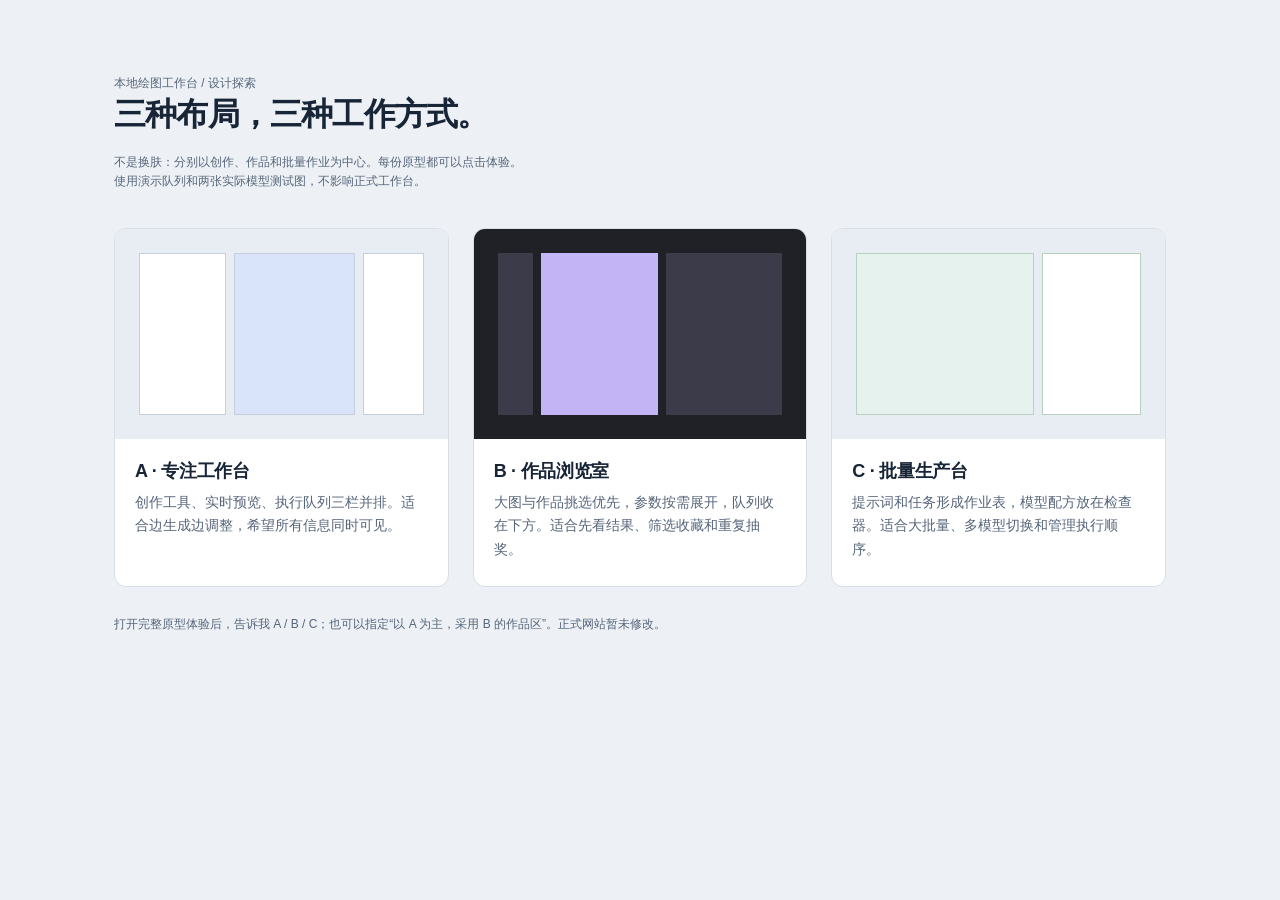
<file: static/prototypes/index.html>
<!doctype html><html lang="zh-CN"><head><meta charset="utf-8"><meta name="viewport" content="width=device-width,initial-scale=1"><title>本地绘图工作台 · 三个设计原型</title><link rel="stylesheet" href="prototype.css"></head><body><main class="chooser"><p class="muted">本地绘图工作台 / 设计探索</p><h1>三种布局，三种工作方式。</h1><p class="muted">不是换肤：分别以创作、作品和批量作业为中心。每份原型都可以点击体验。<br>使用演示队列和两张实际模型测试图，不影响正式工作台。</p><div class="choices"><a class="choice" href="a-workbench.html"><div class="mini mini-a" aria-hidden="true"><span></span><span></span><span></span></div><h2>A · 专注工作台</h2><p>创作工具、实时预览、执行队列三栏并排。适合边生成边调整，希望所有信息同时可见。</p></a><a class="choice" href="b-gallery.html"><div class="mini mini-b" aria-hidden="true"><span></span><span></span><span></span></div><h2>B · 作品浏览室</h2><p>大图与作品挑选优先，参数按需展开，队列收在下方。适合先看结果、筛选收藏和重复抽奖。</p></a><a class="choice" href="c-batch.html"><div class="mini mini-c" aria-hidden="true"><span></span><span></span></div><h2>C · 批量生产台</h2><p>提示词和任务形成作业表，模型配方放在检查器。适合大批量、多模型切换和管理执行顺序。</p></a></div><p class="muted" style="margin-top:28px">打开完整原型体验后，告诉我 A / B / C；也可以指定“以 A 为主，采用 B 的作品区”。正式网站暂未修改。</p></main></body></html>
</file>
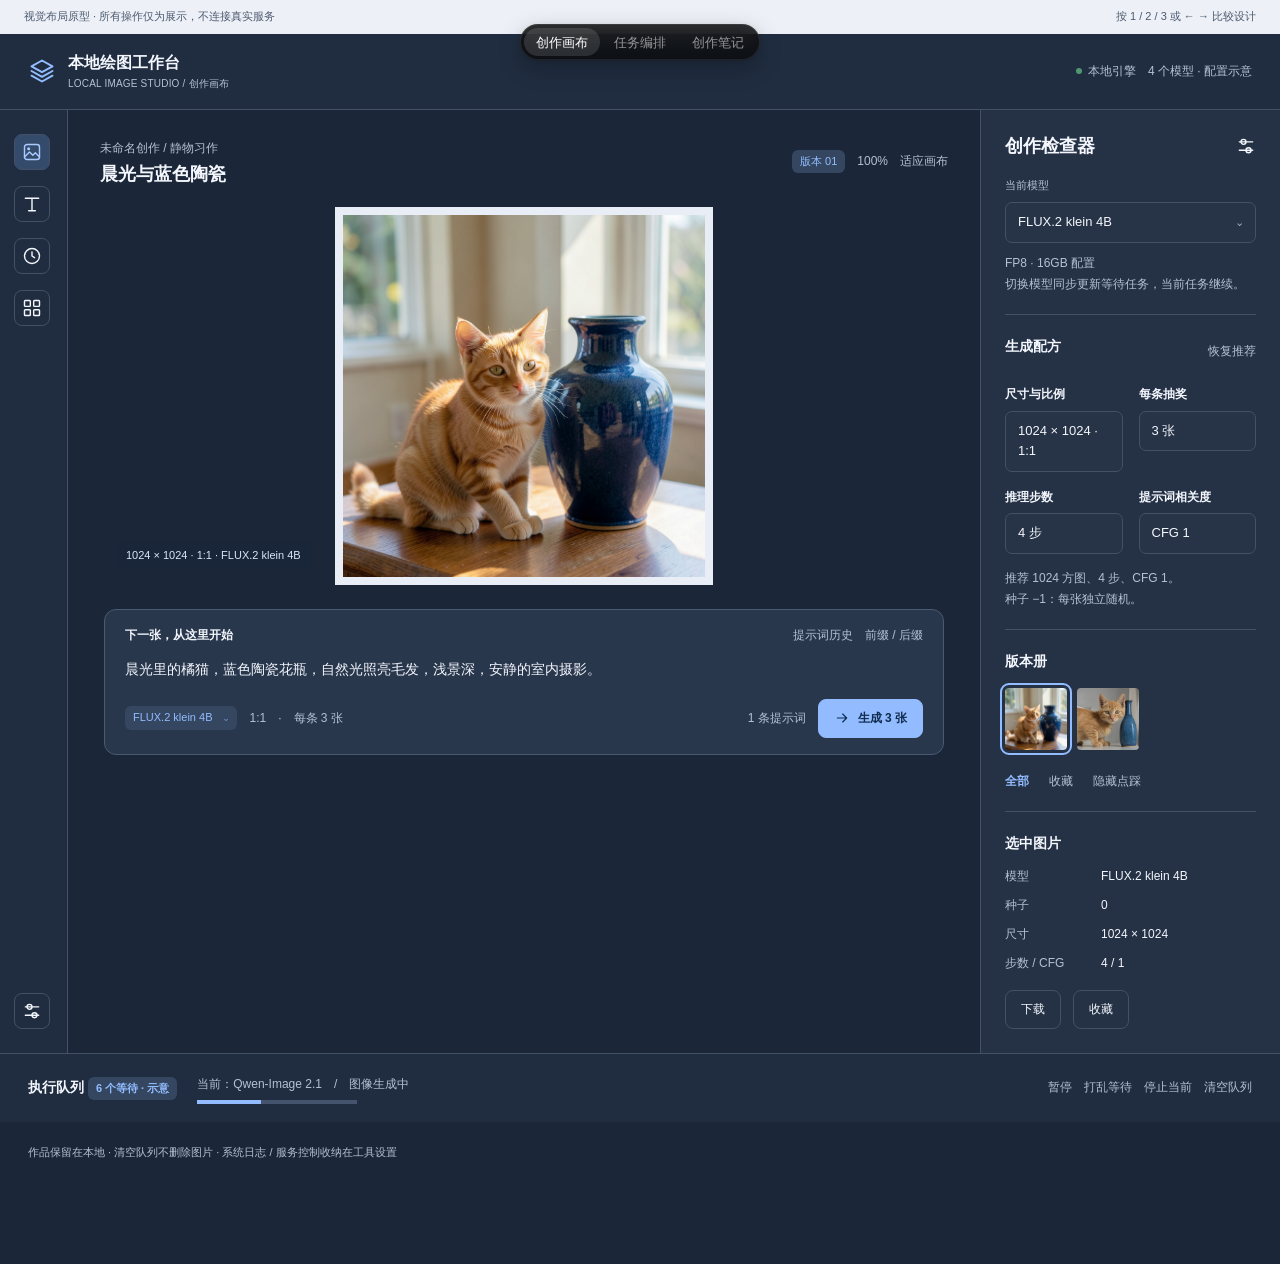
<file: static/prototypes/round2/index.html>
<!doctype html><html lang="zh-CN"><head><meta charset="utf-8"><meta name="viewport" content="width=device-width,initial-scale=1"><link rel="icon" href="data:,"><title>本地绘图工作台 · 重新设计原型</title><link rel="stylesheet" href="surface.css"><link rel="stylesheet" href="picker.css"><script src="canvas.js" defer></script><script src="flow.js" defer></script><script src="notebook.js" defer></script><script src="harness.js" defer></script></head><body><div class="prototype-notice">视觉布局原型 · 所有操作仅为展示，不连接真实服务 <span>按 1 / 2 / 3 或 ← → 比较设计</span></div><div id="stage"></div><nav class="proto-picker" aria-label="Prototype variants" data-position="top"><span class="proto-picker-highlight" aria-hidden="true"></span><button class="proto-picker-item" data-active aria-current="true">创作画布</button><button class="proto-picker-item">任务编排</button><button class="proto-picker-item">创作笔记</button></nav></body></html>
</file>
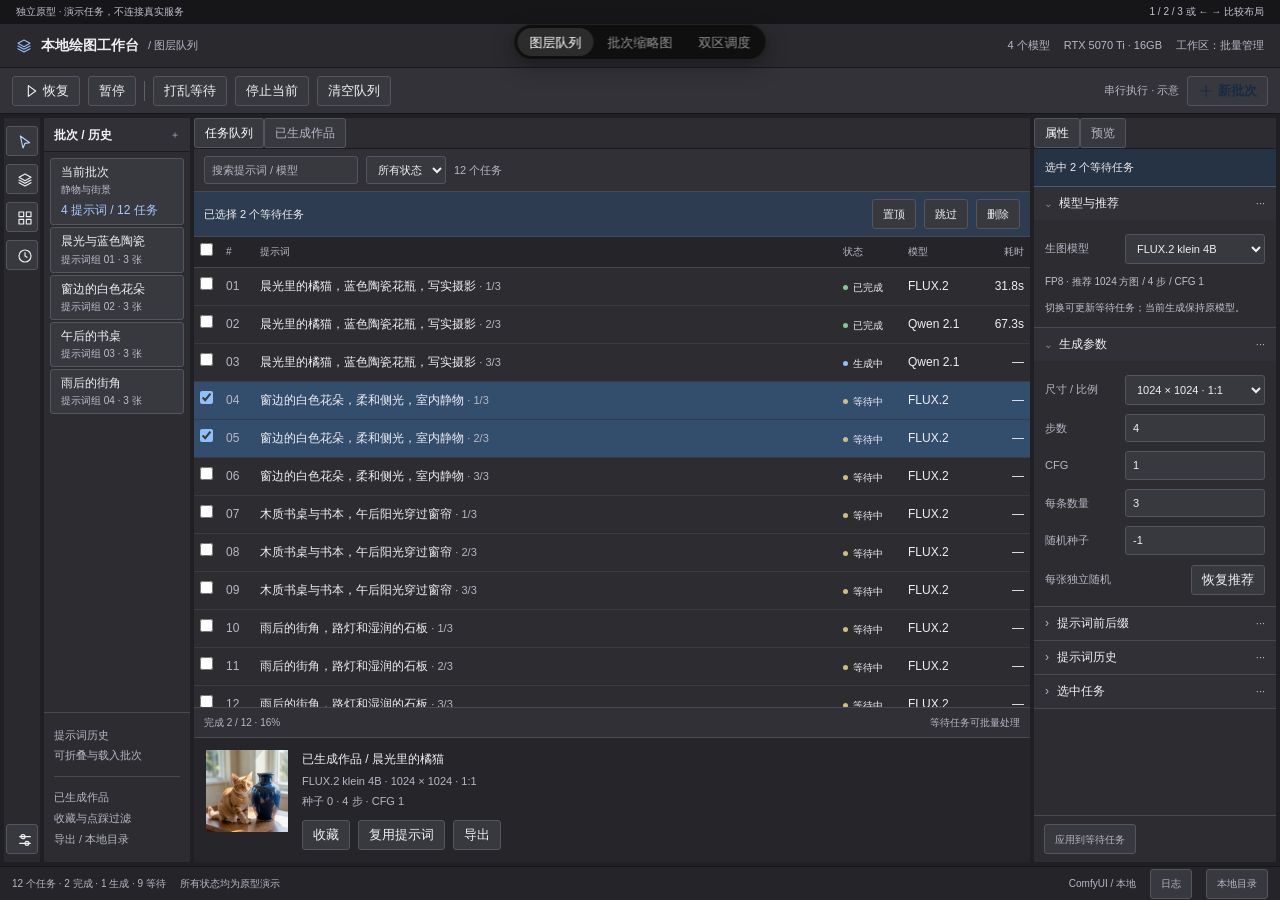
<file: static/prototypes/round3/index.html>
<!doctype html><html lang="zh-CN"><head><meta charset="utf-8"><meta name="viewport" content="width=device-width,initial-scale=1"><link rel="icon" href="data:,"><title>批量任务工作区 · PS 面板原型</title><link rel="stylesheet" href="studio.css"><link rel="stylesheet" href="picker.css"><script src="shared.js" defer></script><script src="layers.js" defer></script><script src="batches.js" defer></script><script src="dispatch.js" defer></script><script src="harness.js" defer></script></head><body><div class="notice">独立原型 · 演示任务，不连接真实服务<span>1 / 2 / 3 或 ← → 比较布局</span></div><div id="stage"></div><nav class="proto-picker" aria-label="Prototype variants" data-position="top"><span class="proto-picker-highlight" aria-hidden="true"></span><button class="proto-picker-item" data-active aria-current="true">图层队列</button><button class="proto-picker-item">批次缩略图</button><button class="proto-picker-item">双区调度</button></nav><div id="feedback" role="status" hidden></div></body></html>
</file>
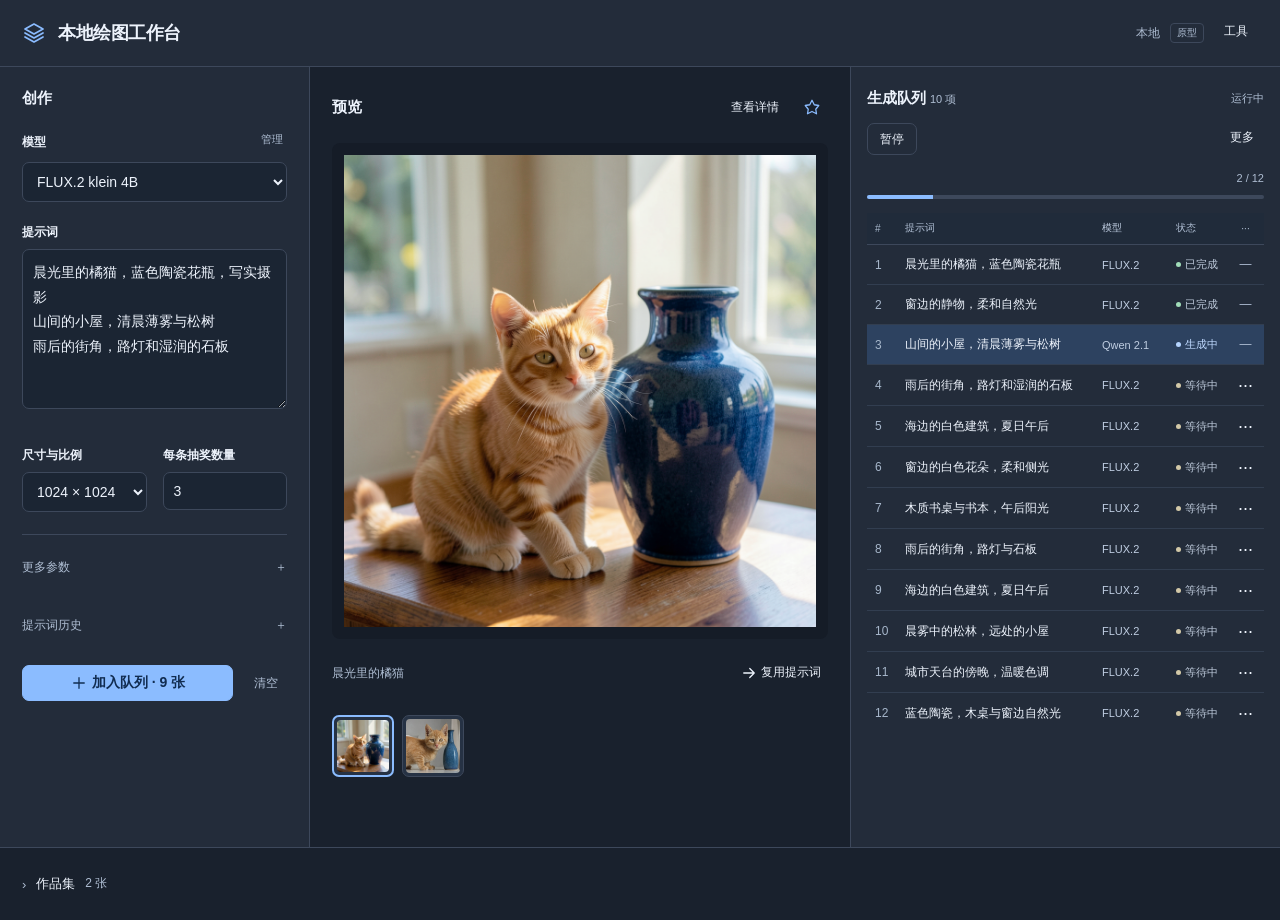
<file: static/prototypes/a-workbench-dark.html>
<!doctype html>
<!-- Dark refinement of the chosen workbench. Preserve composer/preview/queue structure; replace stacked queue cards with compact task rows. Independent demo only, no production APIs. -->
<html lang="zh-CN"><head><meta charset="utf-8"><meta name="viewport" content="width=device-width,initial-scale=1"><link rel="icon" href="data:,"><title>专注工作台 · 暗色行式队列</title><link rel="stylesheet" href="prototype.css"><link rel="stylesheet" href="dark-workbench.css"><link rel="stylesheet" href="clean-workbench.css"><script src="prototype.js" defer></script><script src="dark-workbench.js" defer></script><script src="clean-workbench.js" defer></script></head><body data-view="workbench" class="dark-workbench clean-workbench"><div id="app"></div><noscript>请启用 JavaScript 查看交互原型。</noscript></body></html>
</file>
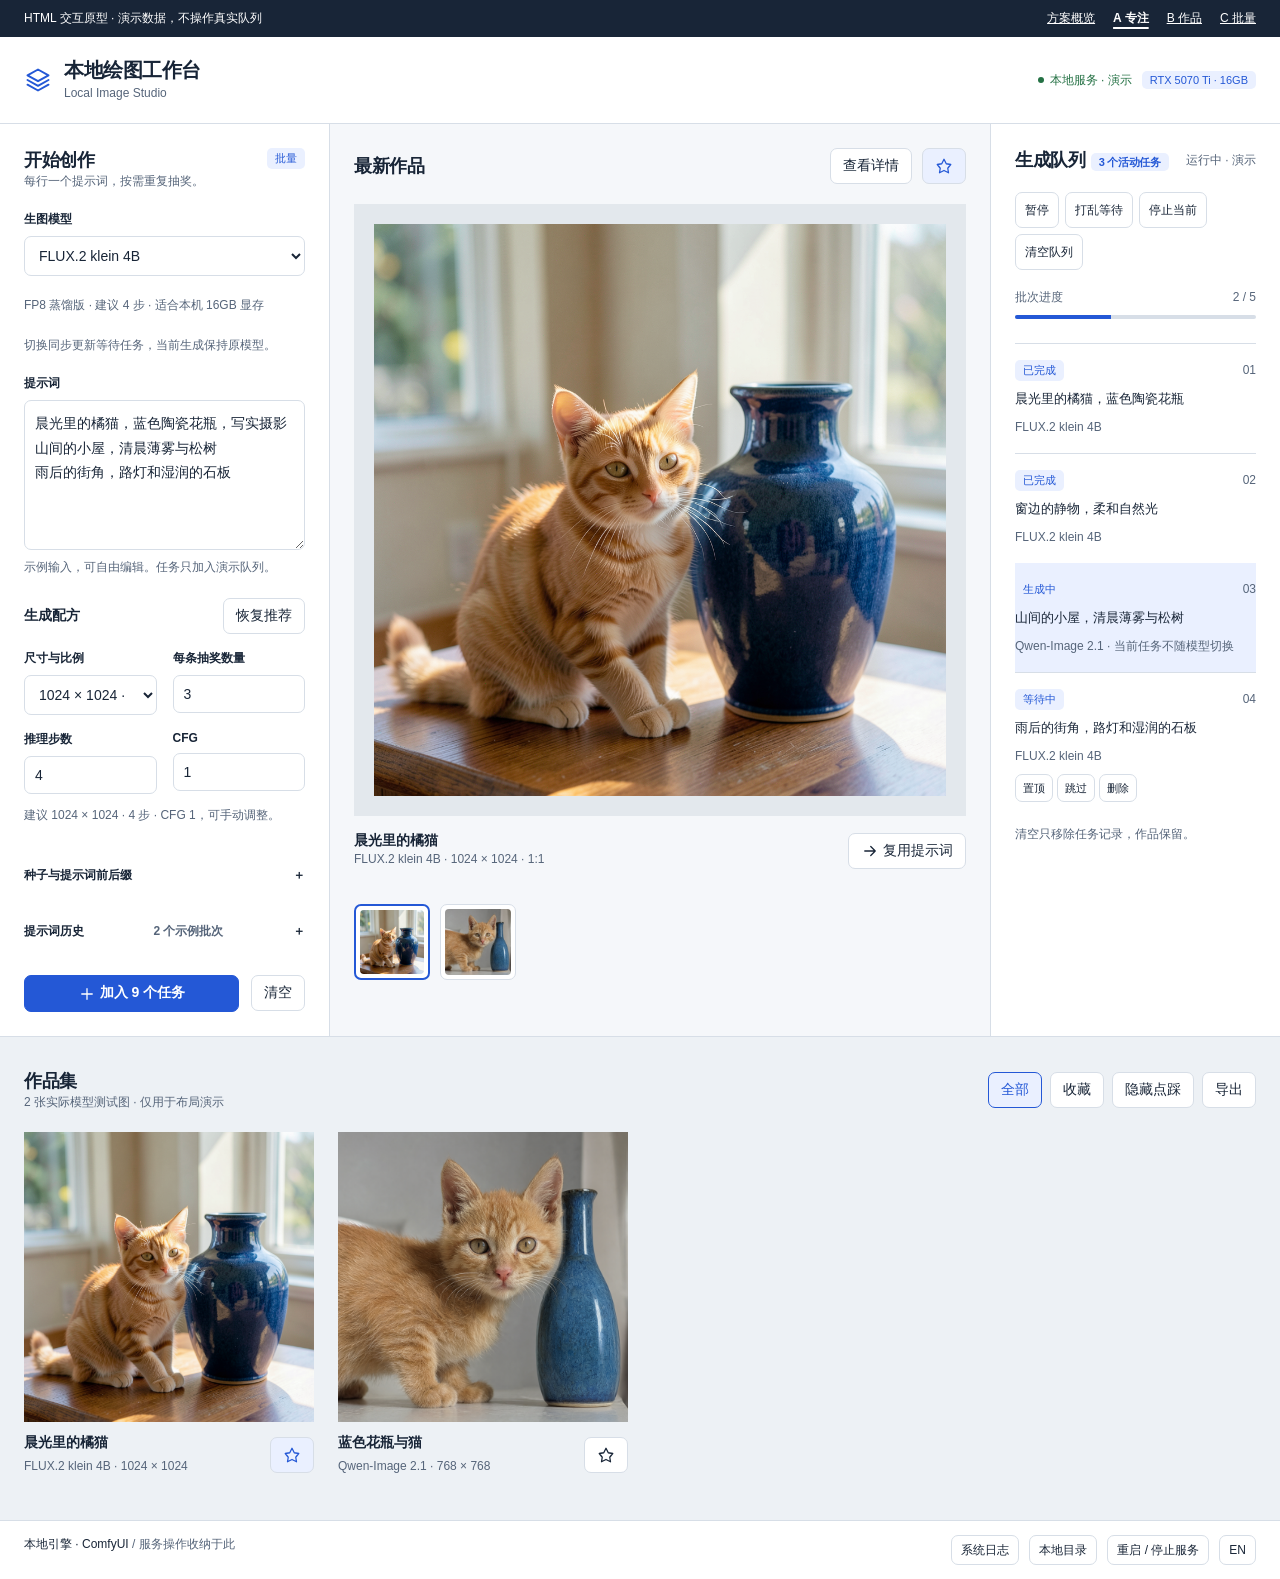
<file: static/prototypes/a-workbench.html>
<!doctype html>
<!-- THESIS: creation, inspection and execution share one visible desk. OWN-WORLD: cool paper, blue actions, precise dividers. STORY: write, configure, inspect, then monitor without leaving the desk. FIRST VIEWPORT: composer left, large output center, queue right. FORM: three-tool-bay workbench; independent prototype, no production writes. -->
<html lang="zh-CN"><head><meta charset="utf-8"><meta name="viewport" content="width=device-width,initial-scale=1"><title>A · 专注工作台</title><link rel="stylesheet" href="prototype.css"><script src="prototype.js" defer></script></head><body data-view="workbench"><div id="app"></div><noscript>请启用 JavaScript 查看交互原型。</noscript></body></html>
</file>
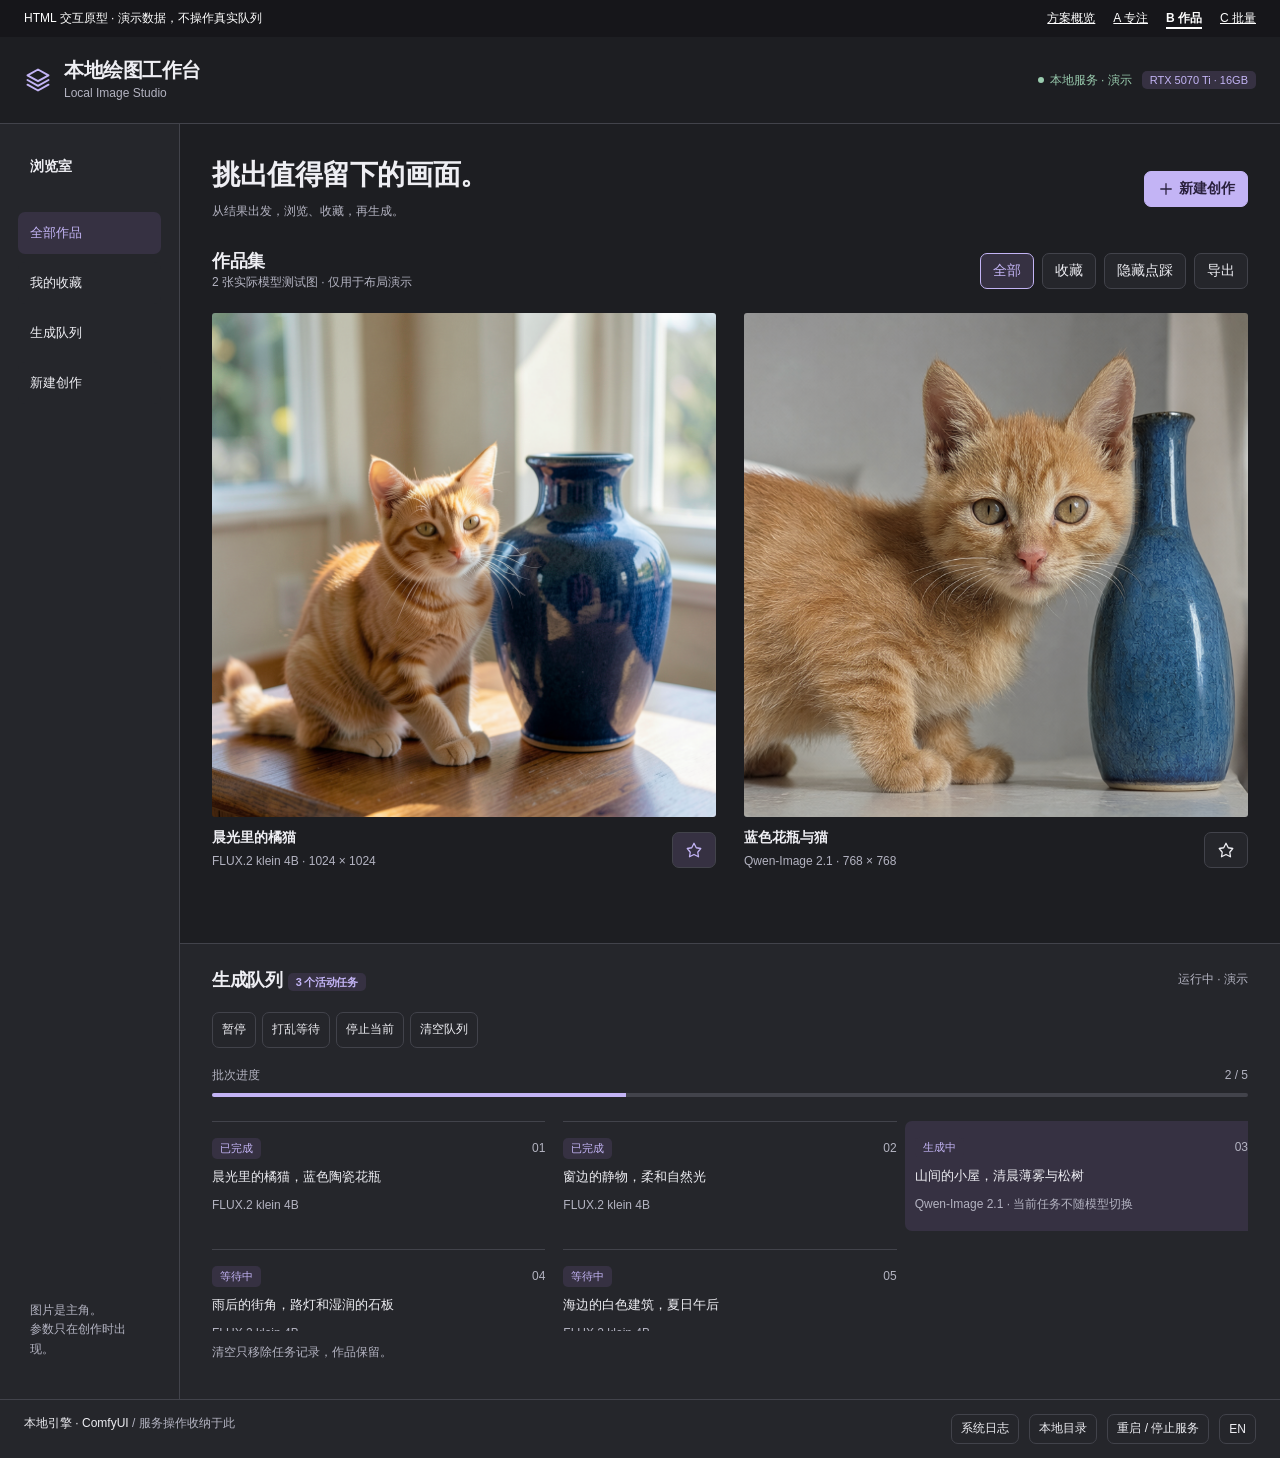
<file: static/prototypes/b-gallery.html>
<!doctype html>
<!-- THESIS: the generated work leads, the machinery recedes. OWN-WORLD: graphite viewing room with muted violet controls. STORY: inspect, shortlist, reveal composition tools, return to images. FIRST VIEWPORT: compact rail, wide image collection, collapsible creation tray, queue footer. FORM: photographic contact sheet; independent prototype, no production writes. -->
<html lang="zh-CN"><head><meta charset="utf-8"><meta name="viewport" content="width=device-width,initial-scale=1"><title>B · 作品浏览室</title><link rel="stylesheet" href="prototype.css"><script src="prototype.js" defer></script></head><body data-view="gallery"><div id="app"></div><noscript>请启用 JavaScript 查看交互原型。</noscript></body></html>
</file>
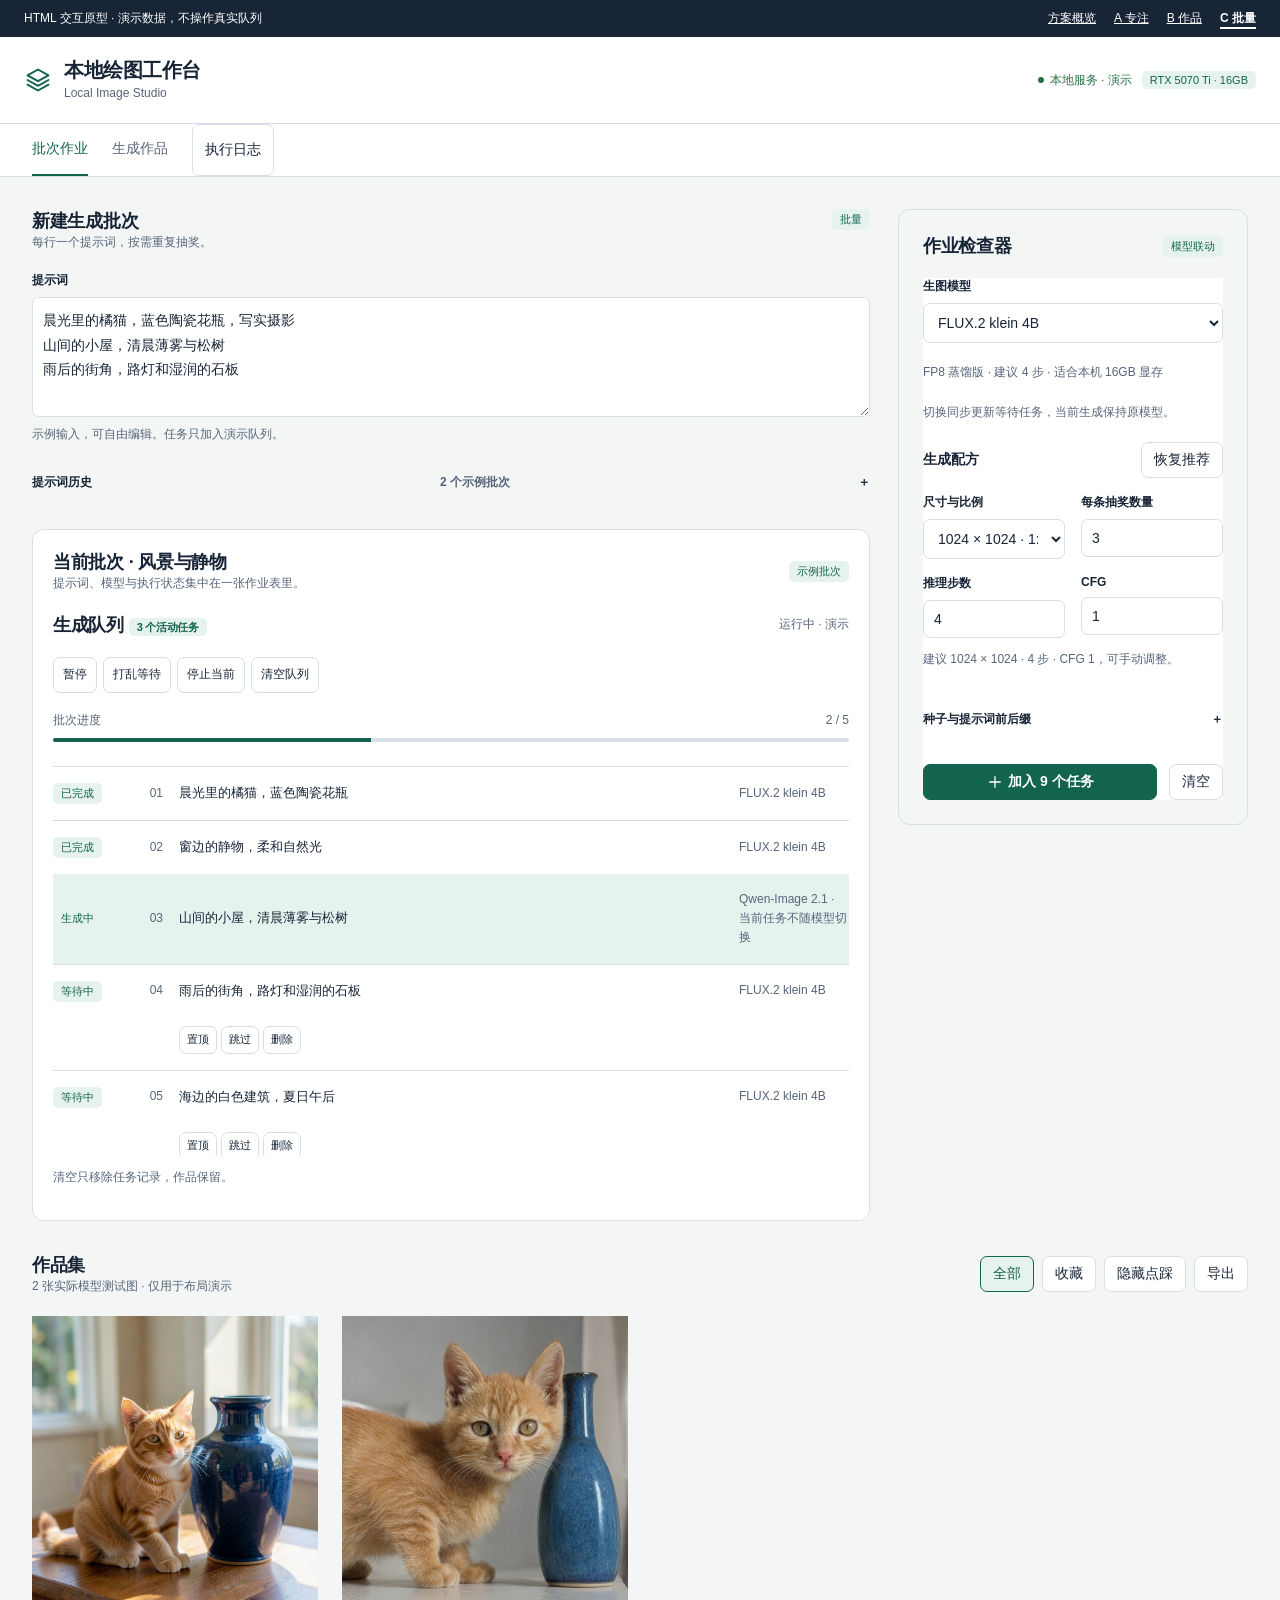
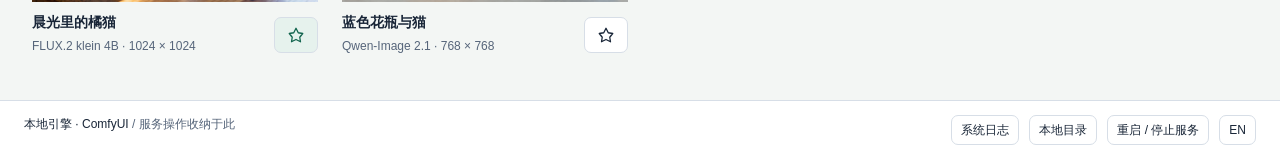
<file: static/prototypes/c-batch.html>
<!doctype html>
<!-- THESIS: a prompt batch is an explicit production order. OWN-WORLD: white ledger, green actions, tabular states. STORY: inspect the batch, select a recipe, dispatch and track, review the resulting sheet. FIRST VIEWPORT: full-width batch ledger with a right recipe inspector and output strip below. FORM: production order register; independent prototype, no production writes. -->
<html lang="zh-CN"><head><meta charset="utf-8"><meta name="viewport" content="width=device-width,initial-scale=1"><title>C · 批量生产台</title><link rel="stylesheet" href="prototype.css"><script src="prototype.js" defer></script></head><body data-view="batch"><div id="app"></div><noscript>请启用 JavaScript 查看交互原型。</noscript></body></html>
</file>
<file: static/prototypes/prototype.css>
:root{font-family:"Segoe UI","Microsoft YaHei",sans-serif;color:#182537;background:#edf1f5;font-size:14px;--paper:#fff;--surface:#f5f7fa;--line:#d7dee7;--ink:#182537;--muted:#56657a;--accent:#2458d6;--on-accent:#fff;--success:#247144;--selection:#eaf0ff;--radius:12px}
.ledger .compose .history{display:block!important}
.inspector .compose .dispatch{display:flex!important}
@media(max-width:760px){.batch-layout .ledger{display:contents}.batch-layout .ledger>.compose{order:1}.batch-layout .inspector{order:2}.batch-layout .batch-sheet{order:3}}
*{box-sizing:border-box}body{margin:0}button,input,select,textarea{font:inherit}button,a,input,select,textarea,summary{outline-offset:3px}button:focus-visible,a:focus-visible,input:focus-visible,select:focus-visible,textarea:focus-visible,summary:focus-visible{outline:2px solid var(--accent)}button,a{touch-action:manipulation}button{border:1px solid var(--line);background:var(--paper);color:var(--ink);border-radius:7px;padding:8px 12px;min-height:36px;cursor:pointer}button:hover{background:var(--selection)}button:disabled{opacity:.5;cursor:not-allowed}a{color:inherit}button.primary{background:var(--accent);border-color:var(--accent);color:var(--on-accent);font-weight:600}button.primary:hover{filter:brightness(.93)}button.quiet{background:transparent}button.icon{padding:8px;min-width:36px}svg{width:18px;height:18px;stroke:currentColor;fill:none;stroke-width:1.7;stroke-linecap:round;stroke-linejoin:round;vertical-align:middle;flex-shrink:0}h1,h2,h3,p{margin:0}h1{font-size:20px;letter-spacing:-.025em}h2{font-size:18px;letter-spacing:-.015em}h3{font-size:14px}small,.muted{color:var(--muted);font-size:12px;line-height:1.6}.row{display:flex;align-items:center;gap:10px;flex-wrap:wrap}.between{justify-content:space-between}.stack{display:flex;flex-direction:column;gap:20px}.divider{border-top:1px solid var(--line);padding-top:20px}.proto-bar{padding:10px 24px;display:flex;align-items:center;justify-content:space-between;gap:16px;background:var(--ink);color:#fff;font-size:12px}.proto-bar nav{display:flex;gap:18px}.proto-bar a[aria-current]{font-weight:700;text-decoration-thickness:2px;text-underline-offset:5px}.app-header{padding:20px 24px;border-bottom:1px solid var(--line);background:var(--paper)}.wordmark{display:flex;gap:12px;align-items:center}.wordmark>svg{width:28px;height:28px;color:var(--accent)}.live{display:flex;gap:6px;align-items:center;color:var(--success);font-size:12px}.live i{display:block;width:6px;height:6px;border-radius:50%;background:currentColor}.tag{padding:3px 8px;border-radius:5px;background:var(--selection);color:var(--accent);font-size:11px;white-space:nowrap}.panel{background:var(--paper);min-width:0}.panel-heading{display:flex;align-items:center;justify-content:space-between;gap:12px;margin-bottom:20px}.compose{padding:24px}.field{display:flex;flex-direction:column;gap:8px}.field label{font-size:12px;font-weight:600}input,select,textarea{background:var(--paper);color:var(--ink);border:1px solid var(--line);border-radius:7px;padding:10px;width:100%;min-width:0}textarea{resize:vertical;line-height:1.75;min-height:150px}input::placeholder,textarea::placeholder{color:var(--muted)}.field small{line-height:1.6}.parameters{display:grid;grid-template-columns:1fr 1fr;gap:16px}.advice{padding:12px 0;color:var(--muted);font-size:12px;line-height:1.65}.history summary,.advanced summary{cursor:pointer;display:flex;align-items:center;justify-content:space-between;gap:10px;min-height:36px;font-weight:600;font-size:12px}.history summary:after,.advanced summary:after{content:'＋'}.history[open] summary:after,.advanced[open] summary:after{content:'−'}.history-list{max-height:200px;overflow:auto;display:grid;gap:8px;padding-top:10px}.history-list button{text-align:left;font-size:12px;line-height:1.6}.advanced .parameters{padding-top:12px}.dispatch{display:flex;align-items:center;gap:12px;margin-top:6px}.dispatch .primary{flex:1}.editor-heading{display:flex;justify-content:space-between;gap:12px;align-items:start}.preview{padding:24px}.preview-stage{background:#e3e8ed;min-height:360px;display:flex;align-items:center;justify-content:center;padding:20px}.preview-stage img{width:100%;max-height:calc(100vh - 300px);object-fit:contain;cursor:zoom-in}.preview-footer{padding:16px 0}.thumbs{display:flex;gap:10px;margin-top:18px}.thumbs button{padding:4px;width:76px;height:76px;border-radius:7px}.thumbs img{width:100%;height:100%;object-fit:cover;border-radius:4px}.thumbs .selected{border:2px solid var(--accent)}.queue{padding:24px}.queue-tools{display:flex;gap:6px;flex-wrap:wrap;margin-bottom:18px}.queue-tools button{font-size:12px;padding:6px 9px}.queue-progress{display:flex;flex-direction:column;gap:8px;margin-bottom:24px}.track{height:4px;background:var(--line);border-radius:3px;overflow:hidden}.track span{display:block;background:var(--accent);width:40%;height:100%}.queue-list{display:flex;flex-direction:column;gap:0;max-height:470px;overflow:auto}.queue-item{padding:16px 0;border-top:1px solid var(--line)}.queue-item p{font-size:13px;margin:8px 0;line-height:1.6}.queue-item small{display:block}.queue-item.current{background:var(--selection);margin:0 -10px;padding:16px 10px;border-radius:7px;border:0}.queue-item .task-ops{display:flex;gap:4px;margin-top:8px}.task-ops button{font-size:11px;min-height:28px;padding:4px 7px}.gallery-tools{display:flex;gap:8px;flex-wrap:wrap}.gallery-tools button.active{background:var(--selection);color:var(--accent);border-color:var(--accent)}.collection{display:grid;grid-template-columns:repeat(2,minmax(0,1fr));gap:24px}.art{min-width:0}.art-image{position:relative}.art-image>button{display:block;width:100%;padding:0;border:0;border-radius:0;background:none}.art-image img{width:100%;aspect-ratio:1;object-fit:cover;display:block}.art-info{padding:12px 0;display:flex;justify-content:space-between;gap:12px;align-items:center}.art-info h3{font-weight:600;margin-bottom:5px}.art-info small{display:block}.star[aria-pressed=true]{color:var(--accent);background:var(--selection)}.workbench-grid{display:grid;grid-template-columns:330px minmax(340px,1fr) 290px;min-height:calc(100vh - 120px)}.workbench-grid>.compose{border-right:1px solid var(--line)}.workbench-grid>.queue{border-left:1px solid var(--line)}.workbench-grid>.preview{background:var(--surface)}.lower-gallery{padding:32px 24px;border-top:1px solid var(--line)}.lower-gallery .collection{grid-template-columns:repeat(4,minmax(0,1fr))}.gallery-shell{display:grid;grid-template-columns:180px minmax(0,1fr)}.rail{padding:24px 18px;border-right:1px solid var(--line);display:flex;flex-direction:column;gap:8px;background:var(--paper)}.rail .rail-title{padding:10px 12px;margin-bottom:18px;font-weight:600}.rail a,.rail button{text-align:left;text-decoration:none;padding:12px;border:0;font-size:13px}.rail a:first-of-type{background:var(--selection);color:var(--accent);border-radius:7px}.rail small{padding:16px 12px;margin-top:auto}.view-room{padding:32px}.view-room>header{margin-bottom:28px}.view-room>header h2{font-size:28px;margin-bottom:8px}.gallery-create{display:none;margin:0 0 28px;border:1px solid var(--line);border-radius:var(--radius)}.gallery-create.open{display:grid;grid-template-columns:1.25fr 1fr}.gallery-create .compose{grid-column:1/-1}.gallery-create .compose .stack{display:grid;grid-template-columns:1fr 1fr;align-items:start}.gallery-create .model-field,.gallery-create .dispatch,.gallery-create .editor-heading{grid-column:1/-1}.gallery-view .collection{gap:28px}.gallery-view .queue{padding:24px 32px;border-top:1px solid var(--line);margin-top:28px}.gallery-view .queue-list{display:grid;grid-template-columns:repeat(3,minmax(0,1fr));gap:18px;max-height:210px}.gallery-view{--paper:#25262b;--surface:#1d1e22;--line:#42434b;--ink:#eeeef3;--muted:#b3b3c1;--accent:#c3b4f5;--on-accent:#29203d;--selection:#363142;--success:#9accaf;background:var(--surface);color:var(--ink)}.gallery-view .proto-bar{background:#16161a}.gallery-view .art-image img{border-radius:3px}.gallery-view .app-header{background:var(--surface)}.batch-view{--accent:#12644e;--selection:#e6f2ed;background:#f3f6f4}.batch-nav{display:flex;gap:24px;padding:0 32px;border-bottom:1px solid var(--line);background:var(--paper)}.batch-nav a{padding:16px 0;text-decoration:none;color:var(--muted)}.batch-nav a:first-child{color:var(--accent);border-bottom:2px solid var(--accent)}.batch-layout{display:grid;grid-template-columns:minmax(0,1fr) 350px;gap:28px;padding:32px}.ledger{min-width:0}.ledger .compose{padding:0;background:none}.ledger .compose .model-field,.ledger .compose .advanced,.ledger .compose .history{display:none}.ledger .compose .parameters{display:none}.ledger .compose textarea{min-height:120px}.ledger .compose .dispatch{max-width:430px}.batch-sheet{background:var(--paper);border:1px solid var(--line);margin-top:28px;border-radius:var(--radius);overflow:hidden}.batch-sheet>header{padding:20px}.batch-sheet .queue{padding:0 20px 20px}.batch-sheet .queue-list{max-height:390px}.batch-sheet .queue-item{display:grid;grid-template-columns:110px 1fr 110px;gap:16px;align-items:center}.batch-sheet .queue-item p{margin:0}.batch-sheet .queue-item .task-ops{grid-column:2/-1}.inspector{padding:24px;border:1px solid var(--line);border-radius:var(--radius);align-self:start}.inspector .compose{padding:0}.inspector .editor-heading,.inspector .prompt-field,.inspector .history,.inspector .dispatch{display:none}.batch-output{padding:0 32px 32px}.batch-output .collection{grid-template-columns:repeat(4,minmax(0,1fr))}.service-bar{padding:14px 24px;background:var(--paper);border-top:1px solid var(--line);display:flex;justify-content:space-between;gap:12px;flex-wrap:wrap;font-size:12px}.service-bar button{min-height:30px;padding:4px 9px;font-size:12px}dialog{background:var(--paper);color:var(--ink);border:1px solid var(--line);border-radius:12px;padding:24px;max-width:900px;width:calc(100% - 32px);max-height:90vh;overflow:auto}dialog::backdrop{background:#111827a6}dialog .detail-grid{display:grid;grid-template-columns:1.1fr 1fr;gap:24px;margin-top:20px}dialog img{width:100%;object-fit:contain}dl{margin:0;display:grid;grid-template-columns:88px 1fr;gap:14px;font-size:13px}dt{color:var(--muted)}dd{margin:0;overflow-wrap:anywhere}.toast{position:fixed;bottom:24px;left:50%;transform:translateX(-50%);background:var(--ink);color:var(--paper);border-radius:8px;padding:14px 20px;max-width:calc(100vw - 32px);z-index:20;box-shadow:0 8px 24px #0002;font-size:13px}.toast[hidden]{display:none}.chooser{max-width:1100px;margin:50px auto;padding:24px}.chooser h1{font-size:32px;margin-bottom:16px}.choices{display:grid;grid-template-columns:repeat(3,1fr);gap:24px;margin-top:36px}.choice{background:#fff;border:1px solid #d7dee7;border-radius:12px;overflow:hidden;text-decoration:none;display:block}.choice .mini{height:210px;padding:24px;display:grid;gap:8px;background:#e8edf3}.choice h2{padding:20px 20px 8px}.choice p{padding:0 20px 24px;color:#56657a;line-height:1.7}.mini-a{grid-template-columns:1fr 1.4fr .7fr}.mini-a span{background:#fff;border:1px solid #c5cedc}.mini-a span:nth-child(2){background:#d9e4fa}.choice .mini-b{background:#202127;grid-template-columns:.3fr 1fr 1fr}.mini-b span{background:#3c3b49}.mini-b span:nth-child(2){background:#c3b4f5}.choice .mini-c{grid-template-columns:1.8fr 1fr}.mini-c span{background:#fff;border:1px solid #b8cfc4}.mini-c span:first-child{background:#e6f2ed}
@media(min-width:1500px){.workbench-grid{grid-template-columns:370px minmax(400px,1fr) 330px}.preview-stage{min-height:550px}}@media(max-width:1100px){.workbench-grid{grid-template-columns:310px minmax(0,1fr)}.workbench-grid>.queue{grid-column:1/-1;border-left:0;border-top:1px solid var(--line)}.workbench-grid .queue-list{display:grid;grid-template-columns:repeat(3,minmax(0,1fr));gap:16px}.batch-layout{grid-template-columns:minmax(0,1fr) 310px}.gallery-shell{grid-template-columns:140px minmax(0,1fr)}}@media(max-width:760px){.proto-bar{padding:10px 16px;align-items:start;flex-direction:column;gap:8px}.proto-bar nav{gap:16px}.app-header{padding:16px}.app-header>.row{align-items:start}.app-header h1{font-size:18px}.workbench-grid,.gallery-shell,.batch-layout{display:flex;flex-direction:column}.workbench-grid>.compose{border-right:0}.preview-stage{min-height:280px}.preview-stage img{max-height:440px}.rail{flex-direction:row;padding:12px;border-right:0;border-bottom:1px solid var(--line);flex-wrap:wrap}.rail .rail-title,.rail small{display:none}.view-room{padding:20px 16px}.compose,.preview,.queue{padding:20px 16px}.lower-gallery{padding:24px 16px}.lower-gallery .collection,.batch-output .collection{grid-template-columns:repeat(2,minmax(0,1fr))}.gallery-view .queue{padding:20px 16px}.gallery-view .queue-list,.workbench-grid .queue-list{display:flex}.gallery-create .compose .stack{display:flex}.batch-layout{padding:20px 16px;gap:24px}.batch-output{padding:0 16px 24px}.batch-sheet .queue-item{grid-template-columns:80px 1fr;gap:8px}.batch-sheet .queue-item>small{grid-column:2}.batch-nav{padding:0 16px;gap:20px}.choices{grid-template-columns:1fr}.chooser{margin:16px auto}.chooser h1{font-size:26px}.collection{gap:16px}dialog .detail-grid{grid-template-columns:1fr}dialog img{max-height:40vh}.service-bar{padding:12px 16px}.art-info{align-items:start}.art-info h3{font-size:12px}}@media(prefers-reduced-motion:reduce){*{scroll-behavior:auto!important}}
</file>
<file: static/prototypes/round2/surface.css>
*{box-sizing:border-box}body{margin:0;font:14px/1.6 "Segoe UI","Microsoft YaHei",sans-serif;background:#f0f2f6;color:#222a39}h1,h2,h3,p,figure{margin:0}h1{font-size:26px;letter-spacing:-.025em;line-height:1.3}h2{font-size:18px;line-height:1.4}h3{font-size:14px}small{font-size:12px;color:var(--muted,#647084)}img{max-width:100%;display:block}svg{width:20px;height:20px;stroke:currentColor;stroke-width:1.7;fill:none;stroke-linecap:round;stroke-linejoin:round}.prototype-notice{background:#edf0f6;color:#4c5a70;font-size:11px;padding:8px 24px;display:flex;justify-content:space-between;gap:16px}.shell{--muted:#627086;--line:#dce2eb;--accent:#2d5ddd;min-height:calc(100vh - 33px);padding-bottom:80px}.topline{height:76px;display:flex;align-items:center;justify-content:space-between;padding:0 28px;background:var(--paper,#fff);border-bottom:1px solid var(--line)}.brand{display:flex;align-items:center;gap:12px;font-size:16px;font-weight:700}.brand svg{color:var(--accent);width:28px;height:28px}.brand small{display:block;font-weight:400;font-size:10px;letter-spacing:.02em}.row{display:flex;gap:12px;align-items:center;flex-wrap:wrap}.spread{justify-content:space-between}.section-label{font-size:11px;color:var(--muted);margin-bottom:8px}.pill{padding:3px 8px;border-radius:6px;font-size:11px;display:inline-block;background:var(--wash,#eaf0fb);color:var(--accent);white-space:nowrap}.status{display:inline-flex;align-items:center;gap:6px;font-size:12px;color:var(--muted)}.status:before{content:'';width:6px;height:6px;background:#4e986f;border-radius:50%}.mock-action{display:inline-flex;gap:8px;align-items:center;justify-content:center;padding:9px 15px;border:1px solid var(--line);border-radius:8px;font-size:12px;white-space:nowrap}.mock-action.primary{background:var(--accent);border-color:var(--accent);color:var(--on-accent,#fff);font-weight:600}.mock-action svg{width:16px;height:16px}.tool{width:36px;height:36px;display:grid;place-items:center;border:1px solid var(--line);border-radius:8px}.hint{color:var(--muted);font-size:12px;line-height:1.7}.field label{display:block;font-size:12px;font-weight:600;margin-bottom:6px}.field-box{border:1px solid var(--line);border-radius:7px;padding:9px 12px;background:var(--paper,#fff);font-size:13px;display:flex;justify-content:space-between;gap:12px}.field-box small{font-size:11px}.settings-grid{display:grid;grid-template-columns:1fr 1fr;gap:16px}.rule{border-top:1px solid var(--line);padding-top:20px;margin-top:20px}.section-head{display:flex;align-items:center;justify-content:space-between;gap:16px;margin-bottom:18px}.cell{padding:14px 0;border-top:1px solid var(--line)}.cell p{margin:7px 0;font-size:13px}.state-label{font-size:11px;padding:3px 7px;border-radius:4px;background:var(--wash,#eff3f9);color:var(--accent)}.meta{display:grid;grid-template-columns:80px 1fr;gap:10px 16px;font-size:12px}.meta dt{color:var(--muted)}.meta dd{margin:0}.canvas{--paper:#273346;--line:#435065;--muted:#b4c0d3;--accent:#92bcff;--wash:#344660;--on-accent:#112c4f;background:#1b2738;color:#f3f6fc}.canvas .topline{background:#202d40}.canvas-layout{display:grid;grid-template-columns:68px minmax(0,1fr) 300px;min-height:700px}.tool-rail{border-right:1px solid var(--line);padding:24px 14px;display:flex;flex-direction:column;gap:16px;background:#202d40}.tool-rail .selected{background:#354b6c;color:#a9caff}.canvas-work{padding:26px 32px;min-width:0;display:flex;flex-direction:column}.workspace-context{display:flex;justify-content:space-between;gap:16px;margin-bottom:20px}.canvas-stage{min-height:360px;flex:1;display:flex;align-items:center;justify-content:center;position:relative}.canvas-stage>img{max-height:440px;width:auto;object-fit:contain;border:8px solid #e9edf5}.canvas-stage .image-label{position:absolute;bottom:16px;left:16px;background:#192639;color:#d9e6f8;padding:5px 10px;font-size:11px;border-radius:4px}.prompt-dock{background:#29374d;border:1px solid #4a5a72;border-radius:12px;margin-top:24px;padding:16px 20px;max-width:840px;width:100%;align-self:center}.prompt-dock>p{font-size:14px;margin:12px 0 16px;line-height:1.8}.prompt-dock .row>small{margin-left:auto}.inspector{background:#253246;border-left:1px solid var(--line);padding:24px}.inspector .pair{display:flex;gap:10px;margin-bottom:22px}.inspector .pair img{width:62px;height:62px;object-fit:cover;border-radius:4px}.inspector .pair img:first-child{outline:2px solid #92bcff;outline-offset:3px}.inspector h3{margin-bottom:10px}.canvas-taskbar{padding:18px 28px;display:flex;align-items:center;justify-content:space-between;gap:20px;background:#202d40;border-top:1px solid var(--line)}.task-strip{display:flex;gap:20px;align-items:center}.thin-meter{height:4px;max-width:160px;background:#45536c;margin-top:6px}.thin-meter span{width:40%;display:block;height:100%;background:#92bcff}.flow{--paper:#fff;--wash:#eaf0ff;background:#f3f6fa;color:#222a39}.flow-intro{padding:30px 32px 22px;display:flex;align-items:end;justify-content:space-between;gap:24px}.flow-intro h1{font-size:30px;margin-bottom:8px}.breadcrumb{font-size:12px;color:#627086;margin-bottom:12px}.stages{display:grid;grid-template-columns:1fr 1fr 1.05fr 1.1fr;margin:0 32px;background:#fff;border:1px solid #dce2eb;border-radius:12px;overflow:hidden}.stage-column{padding:24px;min-width:0;border-right:1px solid #dce2eb}.stage-column:last-child{border:0;background:#f8faff}.stage-heading{display:flex;gap:12px;align-items:center;padding-bottom:24px}.stage-number{width:30px;height:30px;border:1px solid #c6d2e8;color:#627086;border-radius:50%;display:grid;place-items:center;font-size:12px}.stage-heading.active .stage-number{background:#2d5ddd;color:#fff;border:0}.stage-heading p{font-size:11px;color:#627086}.prompt-list{display:grid;gap:14px}.prompt-entry{padding:14px;background:#f6f8fc;border-radius:7px}.prompt-entry span{font-size:11px;color:#627086}.prompt-entry p{font-size:13px;margin:6px 0;line-height:1.7}.flow-recipe{background:#edf2ff;border-radius:8px;padding:16px;margin-bottom:22px}.flow-recipe h3{font-size:16px;margin:5px 0}.flow .settings-grid{grid-template-columns:1fr}.queue-inline .cell small{display:block}.flow-output img{width:100%;aspect-ratio:1;object-fit:cover;border-radius:5px}.flow-output figcaption{font-size:12px;margin:10px 0 20px}.run-footer{padding:24px 32px;display:flex;justify-content:space-between;align-items:center;gap:20px}.run-footer strong{font-size:16px}.flow-bottom{margin:0 32px;display:flex;gap:32px;align-items:center;border-top:1px solid #dce2eb;padding-top:20px;color:#627086;font-size:12px}.notebook{--paper:#fff;--line:#dddfe7;--accent:#685397;--wash:#efebf7;--muted:#666777;background:#f2f1f5;color:#252437}.notebook-layout{display:grid;grid-template-columns:220px minmax(0,1fr) 340px;max-width:1600px;margin:auto}.note-index{padding:30px 20px;border-right:1px solid var(--line)}.note-index h3{margin-bottom:16px}.note-link{padding:12px;margin:8px 0;border-radius:7px;font-size:12px;line-height:1.7}.note-link.selected{background:#e8e2f3;color:#514176}.note-link small{display:block;font-size:10px}.paper{padding:36px 42px;background:#fff}.paper-title h1{font-size:30px;margin:8px 0 14px}.paper-title .hint{max-width:65ch}.note-controls{display:flex;gap:12px;flex-wrap:wrap;margin:24px 0 28px}.note-section{margin-top:30px}.note-section h2{font-size:16px;margin-bottom:18px}.writing-line{display:grid;grid-template-columns:22px 1fr;gap:12px;padding:14px 0;border-top:1px solid #e7e6ec}.writing-line .number{font-size:12px;color:#838391}.writing-line p{font-size:15px;line-height:1.9}.inline-recipe{background:#f3f0f8;padding:18px 20px;border-radius:8px;margin-top:24px}.inline-recipe .settings-grid{grid-template-columns:repeat(3,minmax(0,1fr));margin-top:16px}.note-history{padding-top:26px;margin-top:28px;border-top:1px solid #dddfe7}.note-history .row{margin:12px 0;font-size:12px}.versions{padding:30px 24px}.versions figure{margin:20px 0 26px}.versions img{width:100%;aspect-ratio:1;object-fit:cover;border-radius:5px}.versions figcaption{font-size:12px;margin-top:10px;display:flex;justify-content:space-between;gap:10px}.note-queue{padding:16px 20px;background:#f8f6fc;border:1px solid #e2ddec;border-radius:8px;margin-top:28px}.notebook .topline{background:#fff}.note-index .hardware{margin-top:42px;font-size:12px;color:#666777;line-height:2}.plain-static{font-size:12px;color:var(--muted)}.static-tabs{display:flex;gap:20px;font-size:12px;color:var(--muted)}.static-tabs .current{color:var(--accent);font-weight:600}.footer-note{margin:22px 28px;font-size:11px;color:var(--muted)}
@media(min-width:1450px){.canvas-stage>img{max-height:540px}.canvas-layout{min-height:800px}}@media(max-width:1150px){.canvas-layout{grid-template-columns:56px minmax(0,1fr) 260px}.canvas-work{padding:22px}.stages{grid-template-columns:repeat(2,minmax(0,1fr))}.stage-column{border-bottom:1px solid #dce2eb}.notebook-layout{grid-template-columns:170px minmax(0,1fr) 260px}.paper{padding:28px}.inline-recipe .settings-grid{grid-template-columns:1fr 1fr}}@media(max-width:760px){.prototype-notice{padding:8px 14px}.prototype-notice span{display:none}.topline{height:112px;align-items:end;padding:20px 16px}.topline>.row>small,.topline .brand small{display:none}.topline .brand{font-size:14px}.topline .status{font-size:11px}.canvas-layout{grid-template-columns:minmax(0,1fr)}.tool-rail{display:none}.canvas-work{padding:20px 16px}.workspace-context{font-size:12px}.workspace-context .row{gap:6px}.canvas-stage>img{max-height:350px;border-width:5px}.canvas-stage{min-height:310px}.inspector{border-left:0;border-top:1px solid #435065;padding:24px 16px}.canvas-taskbar,.task-strip{align-items:start;flex-direction:column}.prompt-dock{padding:14px}.prompt-dock .row{gap:8px}.flow-intro{padding:24px 16px;align-items:start;flex-direction:column}.flow-intro h1{font-size:25px}.stages{display:block;margin:0 16px}.stage-column{padding:22px;border-right:0}.run-footer{padding:24px 16px;align-items:start;flex-direction:column}.flow-bottom{margin:0 16px;flex-wrap:wrap;gap:16px}.notebook-layout{display:flex;flex-direction:column}.note-index{border-right:0;border-bottom:1px solid #dddfe7;padding:18px 16px}.note-index h3,.note-index .hardware,.note-index .note-link:not(.selected){display:none}.note-link.selected{margin:0}.paper{padding:24px 20px}.paper-title h1{font-size:27px}.versions{padding:24px 20px}.versions img{max-height:380px;object-fit:contain}.inline-recipe .settings-grid{grid-template-columns:1fr 1fr}.note-controls{gap:8px}.notebook .topline>.row{display:none}.flow-output img{max-height:400px;object-fit:contain}.mock-action{padding:8px 12px}}
.canvas .canvas-work{align-self:start}
.canvas .canvas-stage>img{max-height:min(440px,42vh)}
</file>
<file: static/prototypes/round2/picker.css>
.proto-picker {
  position: fixed;
  bottom: 24px;
  left: 50%;
  transform: translateX(-50%);
  z-index: 2147483647;
  display: flex;
  align-items: center;
  gap: 2px;
  padding: 4px;
  border-radius: 999px;
  background: rgba(10, 10, 10, 0.82);
  -webkit-backdrop-filter: blur(12px) saturate(1.4);
  backdrop-filter: blur(12px) saturate(1.4);
  box-shadow:
    0 0 0 1px rgba(255, 255, 255, 0.08) inset,
    0 8px 24px rgba(0, 0, 0, 0.24),
    0 2px 6px rgba(0, 0, 0, 0.12);
  font-family: -apple-system, BlinkMacSystemFont, "Segoe UI", sans-serif;
  font-size: 13px;
  line-height: 1;
  -webkit-font-smoothing: antialiased;
  user-select: none;
  -webkit-user-select: none;
}

.proto-picker-highlight {
  position: absolute;
  top: 4px;
  left: 0;
  height: 28px;
  border-radius: 999px;
  background: rgba(255, 255, 255, 0.12);
  will-change: transform;
}

/* The slide is enabled only after first paint (data-ready), so load doesn't animate. */
.proto-picker[data-ready] .proto-picker-highlight {
  transition:
    transform 250ms cubic-bezier(0.23, 1, 0.32, 1),
    width 250ms cubic-bezier(0.23, 1, 0.32, 1);
}

@media (prefers-reduced-motion: reduce) {
  .proto-picker[data-ready] .proto-picker-highlight { transition: none; }
}

.proto-picker-item {
  position: relative; /* sits above the highlight */
  display: flex;
  align-items: center;
  height: 28px;
  padding: 0 12px;
  border: 0;
  border-radius: 999px;
  background: transparent;
  color: rgba(255, 255, 255, 0.55);
  font: inherit;
  cursor: pointer;
  transition: color 150ms ease-out;
}

.proto-picker-item:hover {
  color: rgba(255, 255, 255, 0.85);
}

.proto-picker-item:active {
  transform: scale(0.97);
}

.proto-picker-item:focus-visible {
  outline: 2px solid rgba(255, 255, 255, 0.4);
  outline-offset: 2px;
}

.proto-picker-item[data-active] {
  color: #fff;
}

.proto-picker-divider {
  width: 1px;
  height: 16px;
  margin: 0 4px;
  background: rgba(255, 255, 255, 0.12);
}

.proto-picker-replay {
  padding: 0 10px;
  font-size: 14px;
}

.proto-picker[data-position="top"] {
  bottom: auto;
  top: 24px;
}
</file>
<file: static/prototypes/round3/studio.css>
:root{font:13px/1.5 "Segoe UI","Microsoft YaHei",sans-serif;color:#f0f0f4;background:#202024;--bg:#202024;--panel:#2c2c31;--field:#38383f;--line:#494950;--muted:#b8b8c5;--accent:#90bff9;--selected:#334d6d}
*{box-sizing:border-box}body{margin:0}button,input,select,textarea{font:inherit;color:inherit}#stage button{background:#38383f;border:1px solid #55555e;border-radius:3px;min-height:30px;padding:4px 10px;cursor:pointer}button:hover{background:#47474f}button:active{background:#50505b}button:focus-visible,a:focus-visible,input:focus-visible,select:focus-visible,textarea:focus-visible,summary:focus-visible{outline:2px solid #90bff9;outline-offset:2px}button.primary{background:#90bff9;color:#182b44;border-color:#90bff9;font-weight:600}button.primary:hover{background:#abd0ff}button.icon{padding:5px;min-width:30px}svg{width:16px;height:16px;fill:none;stroke:currentColor;stroke-width:1.7;stroke-linecap:round;stroke-linejoin:round;vertical-align:middle}h1,h2,h3,p,figure,dl{margin:0}h1{font-size:14px;font-weight:600}h2,h3{font-size:12px;font-weight:600}small,.sub{color:var(--muted);font-size:11px}.row{display:flex;align-items:center;gap:8px;flex-wrap:wrap}.spread{justify-content:space-between}.notice{height:24px;padding:4px 16px;background:#161619;font-size:10px;color:#c2c2cd;display:flex;justify-content:space-between}.menu{height:44px;display:flex;align-items:center;justify-content:space-between;padding:0 16px;background:#29292e;border-bottom:1px solid #17171b}.menu .brand{display:flex;gap:9px;align-items:center}.menu .brand svg{color:#90bff9}.menu .right{gap:14px;display:flex;color:#b8b8c5;font-size:11px}.optionbar{padding:7px 12px;height:46px;display:flex;gap:10px;align-items:center;justify-content:space-between;background:#323238;border-bottom:1px solid #17171b}.optionbar .row{flex-wrap:nowrap}.optionbar select{max-width:145px}.optionbar input[type=search]{width:155px}.optionbar .separator{height:20px;border-left:1px solid #606069}.desk{height:calc(100vh - 148px);min-height:520px;padding:4px;gap:4px;display:grid;background:#202024;overflow:hidden}.layers-desk{grid-template-columns:36px 146px minmax(0,1fr) 242px}.batches-desk{grid-template-columns:180px minmax(0,1fr) 254px}.dispatch-desk{grid-template-columns:138px minmax(0,1fr) 242px}.panel{min-width:0;background:#2c2c31;display:flex;flex-direction:column;overflow:hidden}.panel-head{height:34px;flex-shrink:0;display:flex;align-items:center;justify-content:space-between;padding:0 10px;background:#303036;border-bottom:1px solid #1c1c20}.panel-head .sub{font-size:10px}.tabs{display:flex;gap:0;padding:0;border-bottom:1px solid #1c1c20;flex-shrink:0}.tabs button{border:0;border-radius:0;background:#252529;color:#b8b8c5;font-size:12px;padding:8px 12px;min-height:34px}.tabs button[aria-selected=true]{background:#34343b;color:#fff;border-bottom:2px solid #90bff9}.panel-body{padding:12px;overflow:auto;min-height:0}.panel-body.flush{padding:0}.tools{display:flex;flex-direction:column;gap:8px;padding:8px 2px;background:#29292e}.tools button{border:0;background:none;min-height:34px;padding:7px}.tools button:first-child{background:#47566b;color:#bad8ff}.tools button:last-child{margin-top:auto}.batch-list{padding:6px}.batch-item{padding:9px 8px;border:0;text-align:left;background:none;width:100%;border-radius:2px;font-size:12px;line-height:1.6;margin-bottom:2px}.batch-item.selected{background:#43434c}.batch-item small{display:block;font-size:10px;color:#c0c0cd}.batch-item .counts{margin-top:3px;color:#a9caff}.nav-foot{padding:12px 10px;border-top:1px solid #494950;margin-top:auto;color:#b8b8c5;font-size:11px;line-height:1.9}.table-toolbar{display:flex;align-items:center;gap:8px;padding:7px 10px;flex-wrap:wrap;border-bottom:1px solid #494950;background:#303036}.table-toolbar select{font-size:11px;height:28px}.table-toolbar input{font-size:11px;height:28px;max-width:180px}.selection-bar{padding:7px 10px;border-bottom:1px solid #494950;display:flex;align-items:center;justify-content:space-between;background:#2d3c51;font-size:11px;gap:8px}.selection-bar button{font-size:11px;min-height:26px;padding:3px 7px}.table-scroll{overflow:auto;min-height:0;flex:1}.task-table{border-collapse:collapse;width:100%;table-layout:fixed;font-size:12px}.task-table th{text-align:left;font-size:10px;font-weight:400;color:#b8b8c5;background:#252529;position:sticky;top:0;z-index:1;height:30px;border-bottom:1px solid #494950}.task-table td{height:38px;border-bottom:1px solid #3b3b43;padding:5px 6px;white-space:nowrap;overflow:hidden;text-overflow:ellipsis}.task-table th{padding:5px 6px}.task-table tbody tr{cursor:pointer}.task-table tbody tr:hover{background:#3b3b43}.task-table tbody tr.selected{background:#334d6d}.task-table tbody tr:focus-visible{outline:2px solid #90bff9;outline-offset:-2px}.task-table .check-col{width:26px}.task-table .id-col{width:34px;color:#b8b8c5}.task-table .state-col{width:65px}.task-table .model-col{width:82px}.task-table .time-col{width:46px;text-align:right}.state{display:inline-flex;align-items:center;gap:5px;font-size:10px}.state:before{content:'';width:5px;height:5px;flex-shrink:0;background:#b8b8c5;border-radius:50%}.state.done:before{background:#83c69b}.state.running:before{background:#90bff9}.state.failed:before{background:#e8aa90}.state.waiting:before{background:#cebf80}input,textarea,select{border:1px solid #54545e;border-radius:3px;background:#38383f;min-width:0;padding:5px 7px}input::placeholder,textarea::placeholder{color:#b8b8c5}select{max-width:100%;height:30px}input[type=checkbox]{width:13px;height:13px;margin:0;accent-color:#90bff9}.form-row{display:grid;grid-template-columns:72px minmax(0,1fr);align-items:center;gap:8px;margin:9px 0}.form-row label{font-size:11px;color:#b8b8c5}.form-row input,.form-row select{width:100%;font-size:11px}.form-row span{font-size:12px}.fold{border-bottom:1px solid #494950}.fold summary{min-height:33px;display:flex;align-items:center;justify-content:space-between;padding:7px 11px;background:#303036;cursor:pointer;font-size:12px;list-style:none}.fold summary:before{content:'›';margin-right:8px;color:#b8b8c5}.fold[open] summary:before{content:'⌄'}.fold summary span:first-of-type{flex:1}.fold .content{padding:5px 11px 11px}.hint{font-size:10px;color:#c2c2ce;line-height:1.7;margin-top:9px}.current-model{display:flex;align-items:center;justify-content:space-between;font-size:11px}.current-model strong{font-size:12px}.preview-small{padding:12px;background:#242428;display:grid;place-items:center;min-height:125px}.preview-small img{height:145px;max-width:100%;object-fit:contain}.properties{font-size:11px;display:grid;grid-template-columns:60px 1fr;gap:7px 10px;margin:12px 0}.properties dt{color:#b8b8c5}.properties dd{margin:0;overflow-wrap:anywhere}.properties dd.text{line-height:1.7}.mini-preview{display:flex;gap:14px;background:#26262a;border-top:1px solid #494950;padding:12px;flex-shrink:0}.mini-preview img{width:82px;height:82px;object-fit:cover}.mini-preview p{font-size:12px;margin-bottom:4px}.mini-preview small{display:block;line-height:1.8}.queue-footer{padding:7px 10px;background:#303036;border-top:1px solid #494950;display:flex;justify-content:space-between;align-items:center;font-size:10px;color:#b8b8c5}.statusbar{height:34px;padding:0 12px;display:flex;justify-content:space-between;align-items:center;background:#252529;border-top:1px solid #161619;font-size:10px;color:#b8b8c5}.statusbar .row{gap:14px}.content-tabs{display:flex;align-items:center;gap:16px;padding:8px 12px;background:#252529;border-bottom:1px solid #494950;font-size:11px}.content-tabs .active{color:#e7f1ff}.groups-area{overflow:auto;padding:12px;min-height:0}.prompt-group{margin-bottom:14px}.group-head{display:flex;align-items:center;justify-content:space-between;margin-bottom:8px;gap:8px;font-size:12px}.group-head small{font-size:10px}.tiles{display:grid;grid-template-columns:repeat(3,minmax(0,1fr));gap:8px}.tile{border:1px solid #4c4c55;background:#252529;padding:5px;border-radius:3px;cursor:pointer}.tile.selected{outline:2px solid #90bff9;outline-offset:-2px}.tile-picture{aspect-ratio:1.15;background:#36363d;display:grid;place-items:center}.tile-picture img{width:100%;height:100%;object-fit:cover;max-height:180px}.tile-info{display:flex;justify-content:space-between;align-items:center;font-size:10px;margin-top:5px}.tile.pending .tile-picture{color:#c8c5b0;font-size:11px;display:flex;flex-direction:column;gap:7px}.tile.pending svg{width:22px;height:22px;color:#c8c5b0}.group-note{padding:8px 0;font-size:10px;color:#b8b8c5}.batch-compose{border-top:1px solid #494950;padding:10px 12px;background:#303036;margin-top:auto;flex-shrink:0}.batch-compose textarea{width:100%;min-height:67px;resize:vertical;line-height:1.7;font-size:12px}.batch-compose>.row{margin-top:8px}.batch-compose select{font-size:11px;height:28px}.split-monitor{display:grid;grid-template-columns:1.08fr 1fr;gap:4px;min-height:0;flex:1;background:#202024}.split-monitor .panel{min-height:0}.dispatch-center{min-width:0;min-height:0;display:flex;flex-direction:column;gap:4px}.waiting-stack{overflow:auto;flex:1;min-height:0}.wait-row{padding:10px;border-bottom:1px solid #42424a;cursor:pointer}.wait-row.selected{background:#334d6d}.wait-row .row{font-size:11px;justify-content:space-between}.wait-row p{margin-top:5px;font-size:12px}.wait-row small{display:block;margin-top:4px;font-size:10px}.now-task{padding:12px;background:#303d50;border-bottom:1px solid #4a5b75}.now-task p{margin:8px 0;font-size:13px}.now-task small{display:block;font-size:10px;line-height:1.7}.progress{height:4px;background:#526179;margin:12px 0 7px}.progress span{display:block;width:45%;height:100%;background:#90bff9}.recent-output{padding:12px;display:grid;grid-template-columns:1fr 1fr;gap:9px;overflow:auto}.recent-output img{width:100%;object-fit:cover;aspect-ratio:1}.recent-output small{font-size:10px;display:block;margin-top:5px}.batch-input{padding:10px 12px;background:#2c2c31;border-top:1px solid #494950;flex-shrink:0}.batch-input-head{display:flex;align-items:center;justify-content:space-between;margin-bottom:8px}.batch-input textarea{width:100%;height:68px;resize:vertical;font-size:12px;line-height:1.6}.recipe-inline{display:flex;justify-content:space-between;align-items:center;gap:8px;margin-top:8px;font-size:11px}.recipe-inline .row{gap:6px}.recipe-inline select{font-size:11px;height:28px;max-width:155px}.panel .panel-footer{margin-top:auto;padding:8px 10px;border-top:1px solid #494950;display:flex;gap:8px;color:#b8b8c5;font-size:11px}.panel .panel-footer button{font-size:10px;min-height:26px;padding:3px 8px}.props-label{padding:10px 11px;font-size:11px;background:#253345;border-bottom:1px solid #475b72}.tab-content[hidden]{display:none}.rail-spacer{height:10px}.empty{padding:24px;text-align:center;color:#b8b8c5;font-size:12px}#feedback{position:fixed;bottom:75px;left:50%;transform:translateX(-50%);z-index:10;padding:9px 14px;background:#edf1f7;color:#263347;font-size:12px;border-radius:6px;box-shadow:0 6px 16px #0004;max-width:90vw}
@media(max-width:1050px){.optionbar .optional{display:none}.layers-desk{grid-template-columns:32px 126px minmax(0,1fr) 222px}.batches-desk{grid-template-columns:146px minmax(0,1fr) 222px}.dispatch-desk{grid-template-columns:126px minmax(0,1fr) 215px}.task-table .model-col{width:65px}.tiles{grid-template-columns:repeat(2,minmax(0,1fr))}.tile-picture img{max-height:140px}.form-row{grid-template-columns:65px minmax(0,1fr)}.split-monitor{grid-template-columns:1fr}.dispatch-center .batch-input textarea{height:48px}.dispatch-center .recent-output{grid-template-columns:repeat(2,minmax(0,1fr))}.dispatch-center .recent-output img{max-height:70px;object-fit:contain}.split-monitor>.panel:last-child .panel-head{height:28px}.now-task{padding:8px 10px}.now-task p{margin:4px 0}.now-task .progress{margin:8px 0 4px}}@media(max-width:760px){.notice span{display:none}.notice{padding:4px 10px}.menu{height:75px;align-items:end;padding:10px}.menu .right{display:none}.optionbar{height:auto;flex-direction:column;align-items:stretch;padding:8px}.optionbar>.row{flex-wrap:wrap}.optionbar .row:last-child{justify-content:flex-end}.optionbar input[type=search]{width:100%;flex:1}.desk{height:auto;min-height:0;display:flex;flex-direction:column;padding:4px}.tools{display:none}.desk>.panel:first-of-type .batch-list{display:flex;overflow:auto}.batch-item{min-width:128px}.nav-foot{display:none}.table-scroll{max-height:390px}.task-table{min-width:470px}.panel-body{max-height:480px}.mini-preview{padding:9px}.layers-desk>.panel,.batches-desk>.panel,.dispatch-desk>.panel{overflow:visible}.tiles{grid-template-columns:repeat(2,minmax(0,1fr))}.groups-area{max-height:550px}.split-monitor{display:flex;flex-direction:column}.waiting-stack{max-height:340px}.recent-output img{max-height:140px!important}.statusbar{height:auto;min-height:38px;align-items:start;gap:8px;padding:8px;flex-wrap:wrap}.recipe-inline{align-items:start;flex-wrap:wrap}.batch-compose textarea,.batch-input textarea{min-height:70px}.selection-bar{flex-wrap:wrap}.menu h1{font-size:13px}.panel-head{min-height:34px}.dispatch-center{overflow:visible}}
</file>
<file: static/prototypes/round3/picker.css>
.proto-picker {
  position: fixed;
  bottom: 24px;
  left: 50%;
  transform: translateX(-50%);
  z-index: 2147483647;
  display: flex;
  align-items: center;
  gap: 2px;
  padding: 4px;
  border-radius: 999px;
  background: rgba(10, 10, 10, 0.82);
  -webkit-backdrop-filter: blur(12px) saturate(1.4);
  backdrop-filter: blur(12px) saturate(1.4);
  box-shadow:
    0 0 0 1px rgba(255, 255, 255, 0.08) inset,
    0 8px 24px rgba(0, 0, 0, 0.24),
    0 2px 6px rgba(0, 0, 0, 0.12);
  font-family: -apple-system, BlinkMacSystemFont, "Segoe UI", sans-serif;
  font-size: 13px;
  line-height: 1;
  -webkit-font-smoothing: antialiased;
  user-select: none;
  -webkit-user-select: none;
}

.proto-picker-highlight {
  position: absolute;
  top: 4px;
  left: 0;
  height: 28px;
  border-radius: 999px;
  background: rgba(255, 255, 255, 0.12);
  will-change: transform;
}

/* The slide is enabled only after first paint (data-ready), so load doesn't animate. */
.proto-picker[data-ready] .proto-picker-highlight {
  transition:
    transform 250ms cubic-bezier(0.23, 1, 0.32, 1),
    width 250ms cubic-bezier(0.23, 1, 0.32, 1);
}

@media (prefers-reduced-motion: reduce) {
  .proto-picker[data-ready] .proto-picker-highlight { transition: none; }
}

.proto-picker-item {
  position: relative; /* sits above the highlight */
  display: flex;
  align-items: center;
  height: 28px;
  padding: 0 12px;
  border: 0;
  border-radius: 999px;
  background: transparent;
  color: rgba(255, 255, 255, 0.55);
  font: inherit;
  cursor: pointer;
  transition: color 150ms ease-out;
}

.proto-picker-item:hover {
  color: rgba(255, 255, 255, 0.85);
}

.proto-picker-item:active {
  transform: scale(0.97);
}

.proto-picker-item:focus-visible {
  outline: 2px solid rgba(255, 255, 255, 0.4);
  outline-offset: 2px;
}

.proto-picker-item[data-active] {
  color: #fff;
}

.proto-picker-divider {
  width: 1px;
  height: 16px;
  margin: 0 4px;
  background: rgba(255, 255, 255, 0.12);
}

.proto-picker-replay {
  padding: 0 10px;
  font-size: 14px;
}

.proto-picker[data-position="top"] {
  bottom: auto;
  top: 24px;
}
</file>
<file: static/prototypes/dark-workbench.css>
.dark-workbench {
    color-scheme: dark;
    --paper: #232c3a;
    --surface: #19212d;
    --line: #3d485b;
    --ink: #edf3fc;
    --muted: #afbed3;
    --accent: #8bbcff;
    --on-accent: #112c50;
    --success: #95d5af;
    --selection: #2e425f;
    background: var(--surface);
    color: var(--ink);
}
.dark-workbench .proto-bar { background: #131a24; color: #c6d3e8; }
.dark-workbench .app-header { padding: 18px 24px; }
.dark-workbench .compose { padding: 22px; }
.dark-workbench .compose .stack { gap: 18px; }
.dark-workbench .preview { background: #19212d; padding: 22px; }
.dark-workbench .preview-stage { background: #111923; border-radius: 8px; padding: 16px; }
.dark-workbench .preview-stage img { max-height: min(560px, 58vh); }
.dark-workbench input,.dark-workbench select,.dark-workbench textarea { background: #1b2533; }
.dark-workbench textarea { min-height: 160px; }
.dark-workbench .queue { padding: 22px 16px; }
.dark-workbench .workbench-grid>.queue { grid-column:auto; border-left:1px solid var(--line); border-top:0; }
.dark-workbench .queue .panel-heading { flex-wrap: wrap; gap: 6px; margin-bottom: 14px; }
.dark-workbench .queue h2 { font-size: 16px; }
.dark-workbench .queue-tools { gap: 6px; margin-bottom: 16px; }
.dark-workbench .queue-tools button { padding: 6px 9px; font-size: 11px; }
.dark-workbench .queue-progress { margin-bottom: 16px; }
.dark-workbench .workbench-grid { grid-template-columns: 310px minmax(280px,1fr) 430px; }
.dark-workbench .queue-list { display: block; padding: 0; max-height: 560px; border: 1px solid var(--line); border-radius: 6px; overflow: auto; }
.queue-table { width: 100%; border-collapse: collapse; table-layout: fixed; font-size: 12px; }
.queue-table th { position: sticky; top: 0; background: #1a2330; color: var(--muted); text-align: left; font-weight: 500; font-size: 11px; height: 35px; padding: 7px 8px; border-bottom: 1px solid var(--line); z-index: 1; }
.queue-table td { height: 44px; padding: 6px 8px; border-bottom: 1px solid #354153; white-space: nowrap; overflow: hidden; text-overflow: ellipsis; }
.queue-table tbody tr:last-child td { border-bottom: 0; }
.queue-table tbody tr:hover { background: #2a3545; }
.queue-table tbody tr.active-task { background: #2d4260; }
.queue-table .q-number { width: 30px; color: var(--muted); font-variant-numeric: tabular-nums; }
.queue-table .q-prompt { width: auto; }
.queue-table .q-model { width: 74px; font-size: 11px; color: #c0cee2; }
.queue-table .q-status { width: 59px; font-size: 11px; }
.queue-table .q-time { width: 46px; text-align: right; color: var(--muted); font-size: 11px; font-variant-numeric: tabular-nums; }
.queue-table .q-action { width: 37px; padding: 4px; text-align: center; overflow: visible; }
.q-state { display: inline-flex; align-items: center; gap: 4px; }
.q-state:before { content:''; width:5px; height:5px; border-radius:50%; background:#acbad0; flex-shrink:0; }
.q-state.completed { color:#a1ddb9; }
.q-state.completed:before { background:#a1ddb9; }
.q-state.generating { color:#b5d4ff; }
.q-state.generating:before { background:#b5d4ff; }
.q-state.pending { color:#d3c9a8; }
.q-state.pending:before { background:#d3c9a8; }
.q-state.skipped { color:var(--muted); }
.q-menu { display: inline-block; position: relative; }
.q-menu summary { cursor:pointer; list-style:none; width:28px; height:32px; display:grid; place-items:center; border-radius:4px; font-size:18px; }
.q-menu summary::-webkit-details-marker { display:none; }
.q-menu summary:hover,.q-menu[open] summary { background:var(--selection); }
.q-menu .q-menu-options { position:absolute; right:0; top:32px; background:#293548; border:1px solid #596982; padding:4px; border-radius:6px; width:108px; z-index:5; box-shadow:0 6px 16px #0005; }
.q-menu-options button { display:block; width:100%; padding:7px 9px; border:0; min-height:32px; text-align:left; font-size:12px; }
.queue-table tbody tr:last-child .q-menu-options,.queue-table tbody tr:nth-last-child(2) .q-menu-options { top:auto; bottom:32px; }
.dark-workbench .service-bar { background:#202a39; }
.dark-workbench .toast { background:#dbeaff; color:#162c48; }
.dark-workbench .queue .advice { padding:12px 0 0; }
.dark-workbench .thumbs button { background:#263244; }
@media(min-width:1500px){.dark-workbench .workbench-grid{grid-template-columns:340px minmax(400px,1fr) 470px}.dark-workbench .preview-stage{min-height:450px}}
@media(max-width:1040px){.dark-workbench .workbench-grid{grid-template-columns:300px minmax(0,1fr)}.dark-workbench .workbench-grid>.queue{grid-column:1/-1;border-left:0;border-top:1px solid var(--line)}.dark-workbench .queue-list{display:block;max-height:440px}.queue-table .q-model{width:150px}.queue-table .q-status{width:90px}.queue-table .q-time{width:75px}.queue-table .q-number{width:40px}.queue-table td{height:42px}}
@media(max-width:760px){.dark-workbench .workbench-grid{display:flex;flex-direction:column}.dark-workbench .compose,.dark-workbench .preview,.dark-workbench .queue{padding:20px 16px}.queue-table{min-width:540px}.queue-table .q-model{width:105px}.queue-table .q-status{width:70px}.queue-table .q-time{width:55px}.dark-workbench .queue-list{max-height:440px}.dark-workbench .proto-bar{gap:8px}.dark-workbench .preview-stage img{max-height:440px}}
</file>
<file: static/prototypes/clean-workbench.css>
.clean-workbench .proto-bar{display:none}
.clean-workbench .app-header{padding:16px 22px}
.clean-workbench .wordmark h1{font-size:18px}
.clean-workbench .wordmark>svg{width:24px;height:24px}
.clean-workbench .wordmark small{display:none}
.clean-workbench .app-header .live{color:var(--muted)}
.clean-workbench .tag{background:none;color:var(--muted);padding:0;font-weight:400}
.clean-workbench .compose .editor-heading small,.clean-workbench .compose .editor-heading .tag,.clean-workbench .prompt-field>small{display:none}
.clean-workbench .compose h2,.clean-workbench .preview h2,.clean-workbench .queue h2{font-size:15px}
.clean-workbench .compose .stack{gap:22px}
.clean-workbench .row[hidden]{display:none}
.clean-workbench .queue-table .q-time{display:none}
.clean-workbench.queue-time-visible .queue-table .q-time{display:table-cell}
.clean-workbench .model-field{gap:8px}
.clean-workbench .field-label-row{display:flex;align-items:center;justify-content:space-between;gap:12px}
.clean-workbench .field-label-row>label{margin:0}
.clean-workbench .field-label-row .compact-menu>summary{font-size:11px;min-height:24px;color:var(--muted);padding:2px 4px}
.compact-menu{position:relative;display:inline-block}
.compact-menu>summary{cursor:pointer;list-style:none;min-height:34px;padding:7px 10px;border-radius:6px;font-size:12px;color:var(--ink)}
.compact-menu>summary::-webkit-details-marker{display:none}
.compact-menu>summary:hover{background:var(--selection)}
.compact-menu[open]>.menu-body{position:absolute;right:0;top:100%;z-index:10;width:230px;border:1px solid #536176;border-radius:8px;background:#263345;padding:8px;box-shadow:0 8px 24px #0005}
.menu-body button,.menu-body a{display:block;width:100%;text-align:left;min-height:34px;border:0;border-radius:4px;background:transparent;padding:8px 10px;font-size:12px;text-decoration:none}
.menu-body button:hover,.menu-body a:hover{background:var(--selection)}
.menu-body .menu-heading{display:block;padding:6px 10px 4px;font-size:11px;color:var(--muted)}
.menu-body p{font-size:12px;color:var(--muted);line-height:1.7;padding:8px 10px;white-space:normal}
.menu-body hr{border:0;border-top:1px solid var(--line);margin:6px 0}
.clean-workbench .model-field .compact-menu[open]>.menu-body{left:0;right:auto;width:266px}
.clean-workbench .advanced{padding-top:14px;border-top:1px solid var(--line)}
.clean-workbench .advanced .advice{padding:8px 0}
.clean-workbench .advanced summary,.clean-workbench .history summary{font-size:12px;font-weight:400;color:var(--muted)}
.clean-workbench .advanced .parameters{gap:14px}
.clean-workbench .dispatch{margin-top:0}
.clean-workbench .dispatch>button:last-child{font-size:12px;border-color:transparent;background:none;color:var(--muted);padding:8px}
.clean-workbench .preview-stage{padding:12px;background:#151c27;min-height:310px}
.clean-workbench .preview-stage img{max-height:56vh}
.clean-workbench .preview .panel-heading{margin-bottom:18px}
.clean-workbench .preview .panel-heading button{background:none;border-color:transparent;font-size:12px;padding:6px}
.clean-workbench .preview-footer .preview-model{display:none}
.clean-workbench .preview-footer h3{font-size:12px;font-weight:400;color:var(--muted)}
.clean-workbench .preview-footer>button{font-size:12px;background:none;border-color:transparent;padding:6px}
.clean-workbench .thumbs{gap:8px;margin-top:8px}
.clean-workbench .thumbs button{width:62px;height:62px;padding:3px}
.clean-workbench .queue-tools{justify-content:space-between;align-items:center;margin-bottom:14px}
.clean-workbench .queue-tools>button{min-height:32px;font-size:12px;padding:6px 12px}
.clean-workbench .queue-progress{gap:7px;margin-bottom:14px}
.clean-workbench .queue-progress .row>small:first-child{display:none}
.clean-workbench .queue-progress .row{justify-content:flex-end}
.clean-workbench .queue-progress-label{font-size:11px}
.clean-workbench .queue .panel-heading{margin-bottom:14px}
.clean-workbench .queue-state{font-size:11px}
.clean-workbench .queue-list{border:0;border-radius:0;max-height:540px}
.clean-workbench .queue-table th{background:#202b3a;font-size:10px;height:32px;border-bottom-color:var(--line)}
.clean-workbench .queue-table td{height:40px;border-bottom-color:#323e50}
.clean-workbench .queue-table .q-state{color:#bdc9da}
.clean-workbench .queue-table .q-state.generating{color:#c0daff}
.clean-workbench .queue-table .q-number,.clean-workbench .queue-table .q-time{color:#a7b7cb}
.clean-workbench .queue>p.advice{display:none}
.clean-workbench .service-bar{display:none}
.clean-workbench .lower-gallery{padding:18px 22px}
.collection-disclosure>summary{display:flex;align-items:center;gap:10px;cursor:pointer;list-style:none;min-height:36px;font-size:13px}
.collection-disclosure>summary:before{content:'›';color:var(--muted)}
.collection-disclosure[open]>summary:before{content:'⌄'}
.collection-disclosure .artworks{padding-top:18px}
.clean-workbench .artworks h2{font-size:15px}
.clean-workbench .gallery-tools{gap:4px}
.clean-workbench .gallery-tools button{font-size:12px}
.clean-workbench dialog .detail-navigation{display:flex;justify-content:space-between;gap:12px;margin-top:18px}
.clean-workbench .example-badge{font-size:10px;color:var(--muted);border:1px solid var(--line);padding:2px 6px;border-radius:4px}
.clean-workbench .recommend-row{padding-top:12px;display:flex;justify-content:flex-end}
.clean-workbench .recommend-row button{font-size:12px;min-height:32px}
@media(max-width:760px){.clean-workbench .app-header{padding:12px 16px}.clean-workbench .app-header h1{font-size:16px}.clean-workbench .app-header .live{display:none}.clean-workbench .compact-menu[open]>.menu-body{max-width:calc(100vw - 32px)}.clean-workbench .lower-gallery{padding:14px 16px}.clean-workbench .queue-table{min-width:480px}}
</file>
